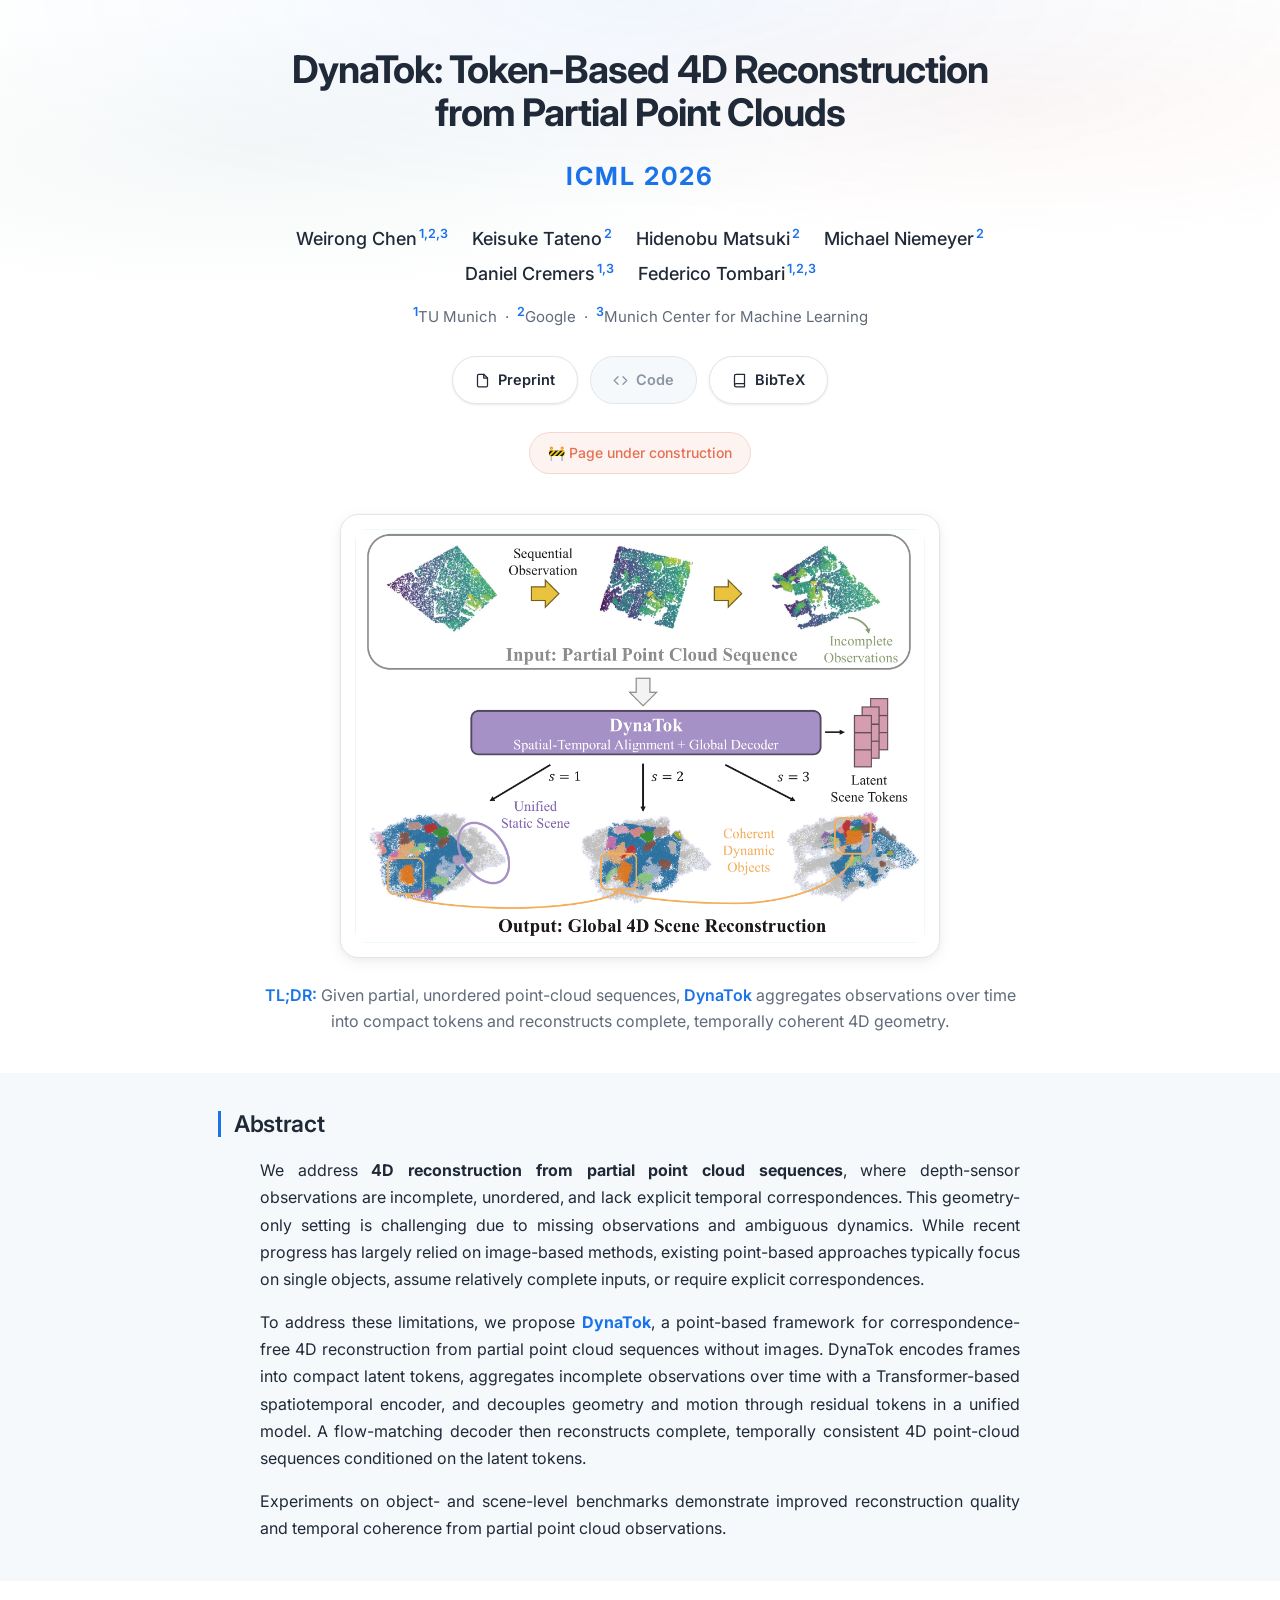
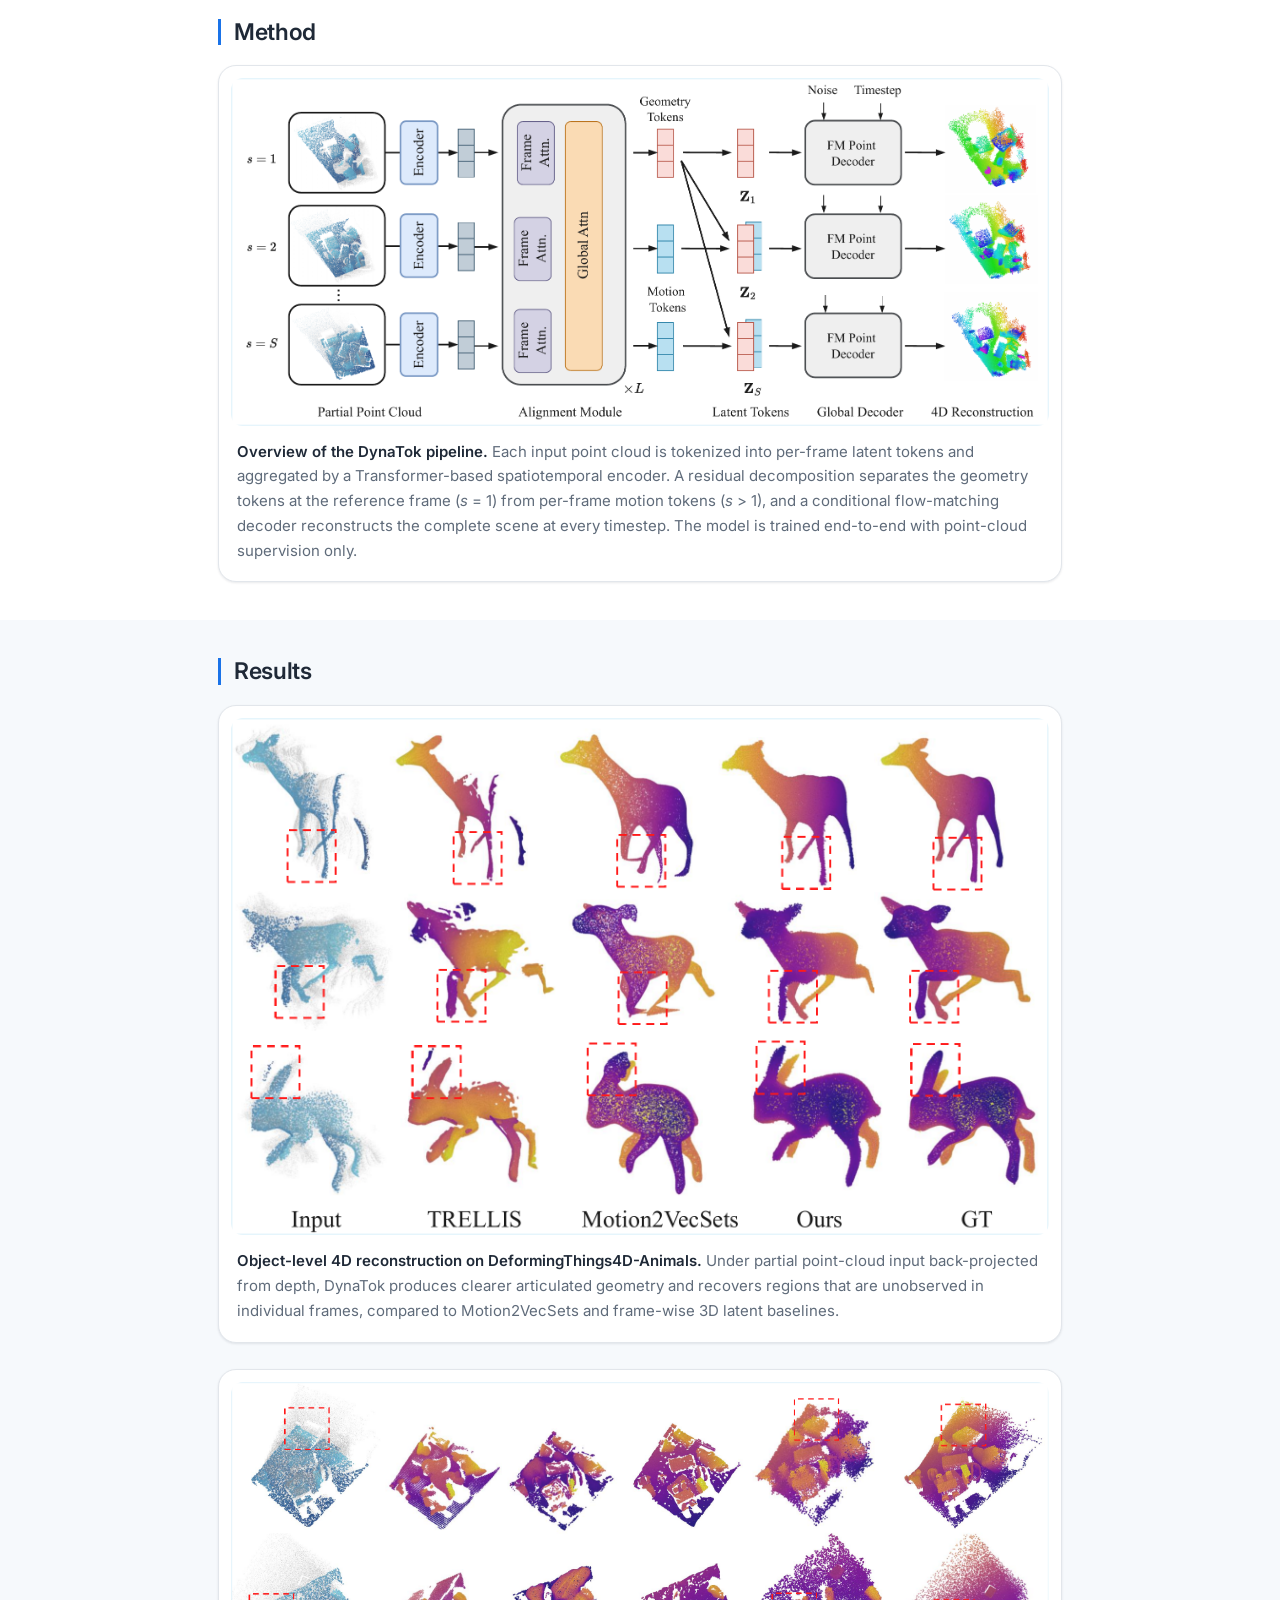
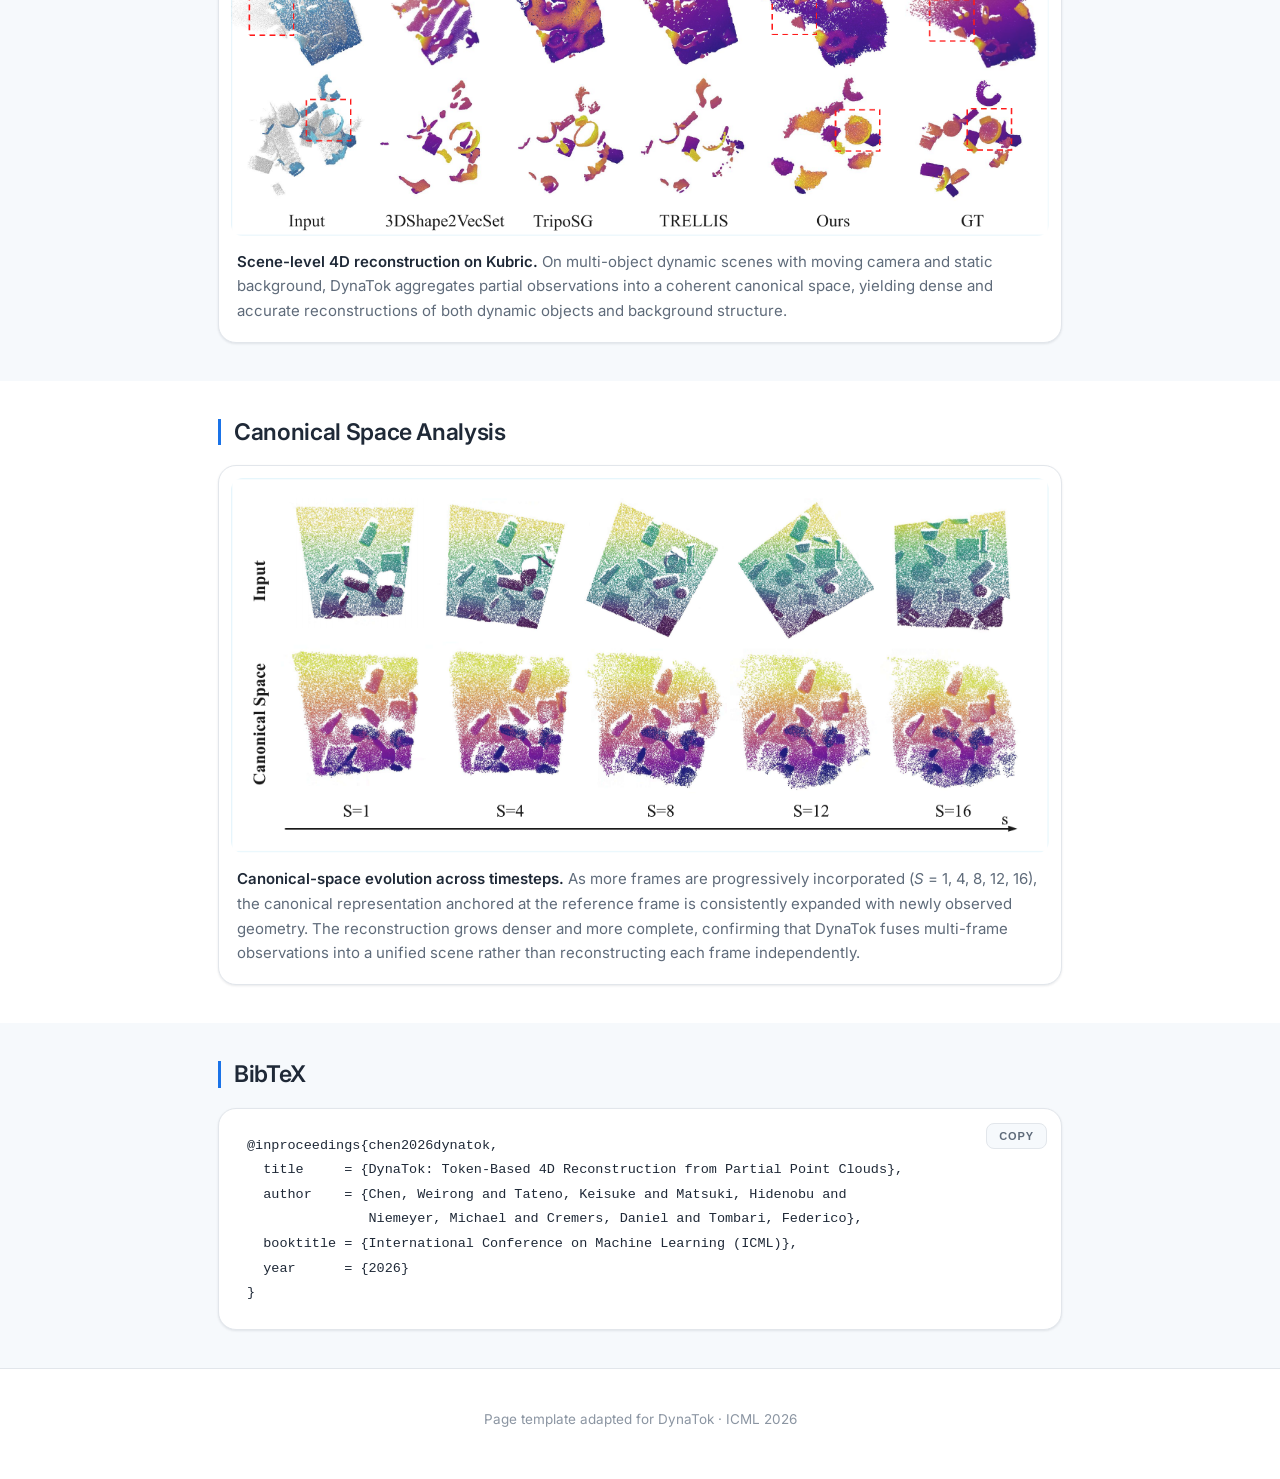
<file: dynatok/index.html>
<!DOCTYPE html>
<html lang="en">
<head>
<meta charset="UTF-8" />
<meta name="viewport" content="width=device-width, initial-scale=1.0" />
<title>DynaTok: Token-Based 4D Reconstruction from Partial Point Clouds</title>
<meta name="description" content="DynaTok: a token-based framework for 4D reconstruction from partial, correspondence-free point cloud sequences. ICML 2026." />
<link rel="preconnect" href="https://fonts.googleapis.com" />
<link rel="preconnect" href="https://fonts.gstatic.com" crossorigin />
<link href="https://fonts.googleapis.com/css2?family=Google+Sans+Display:wght@400;500;600;700&family=Inter:wght@400;500;600;700&family=JetBrains+Mono:wght@400;500&display=swap" rel="stylesheet" />
<style>
:root {
  --bg:          #FFFFFF;
  --bg-tint:     #F6F9FC;
  --surface:     #FFFFFF;
  --hairline:    #E2E6EB;
  --text:        #1F2937;
  --text-muted:  #5F6B7A;
  --text-faint:  #8B95A2;
  --accent:      #1A73E8;          /* Google blue */
  --accent-soft: #E8F0FE;
  --teal:        #2A6A73;
  --coral:       #E76F51;
  --max-w:       900px;
  --radius:      18px;
  --radius-sm:   12px;
  --shadow-sm:   0 1px 2px rgba(20, 30, 50, 0.04), 0 1px 3px rgba(20, 30, 50, 0.06);
  --shadow-md:   0 4px 16px rgba(20, 30, 50, 0.06), 0 2px 4px rgba(20, 30, 50, 0.04);
}

* { box-sizing: border-box; }

html, body {
  margin: 0;
  padding: 0;
  background: var(--bg);
  color: var(--text);
  font-family: 'Google Sans Display', 'Inter', -apple-system, BlinkMacSystemFont,
               'Segoe UI', Roboto, sans-serif;
  font-size: 16px;
  line-height: 1.55;
  -webkit-font-smoothing: antialiased;
  -moz-osx-font-smoothing: grayscale;
}

.container {
  max-width: var(--max-w);
  margin: 0 auto;
  padding: 0 28px;
}

/* ---------- Hero ---------- */
.hero {
  position: relative;
  text-align: center;
  padding: 48px 0 32px;
  overflow: hidden;
  background:
    radial-gradient(ellipse 80% 60% at 50% 0%, rgba(26,115,232,0.06) 0%, transparent 70%),
    radial-gradient(ellipse 60% 40% at 80% 20%, rgba(231,111,81,0.05) 0%, transparent 70%),
    radial-gradient(ellipse 60% 40% at 20% 30%, rgba(42,106,115,0.05) 0%, transparent 70%);
}

h1 {
  font-family: 'Google Sans Display', 'Inter', sans-serif;
  font-size: clamp(26px, 3.4vw, 38px);
  font-weight: 700;
  letter-spacing: -0.025em;
  line-height: 1.12;
  margin: 0 0 24px;
  color: var(--text);
}

.venue {
  display: inline-block;
  font-size: 25px;
  font-weight: 700;
  letter-spacing: 0.08em;
  text-transform: uppercase;
  color: var(--accent);
  margin: 0 0 28px;
}

.authors {
  list-style: none;
  margin: 0 auto 14px;
  padding: 0;
  max-width: 920px;
  display: flex;
  flex-wrap: wrap;
  justify-content: center;
  gap: 6px 24px;
  font-size: 18px;
  font-weight: 500;
  color: var(--text);
}

.authors li a {
  color: var(--text);
  text-decoration: none;
  border-bottom: 1px solid transparent;
  transition: color 0.15s ease, border-color 0.15s ease;
}

.authors li a:hover {
  color: var(--accent);
  border-bottom-color: var(--accent);
}

.authors li sup {
  color: var(--accent);
  font-weight: 600;
  font-size: 0.7em;
  margin-left: 2px;
}

.affiliations {
  font-size: 15px;
  color: var(--text-muted);
  margin: 6px 0 28px;
}

.affiliations sup {
  color: var(--accent);
  font-weight: 600;
}

.actions {
  display: flex;
  flex-wrap: wrap;
  justify-content: center;
  gap: 12px;
}

/* ---------- Under-construction notice ---------- */
.construction {
  display: inline-flex;
  align-items: center;
  gap: 9px;
  margin: 28px auto 0;
  padding: 9px 18px;
  font-size: 14px;
  font-weight: 500;
  color: var(--coral);
  background: rgba(231, 111, 81, 0.08);
  border: 1px solid rgba(231, 111, 81, 0.22);
  border-radius: 999px;
}

.btn {
  display: inline-flex;
  align-items: center;
  gap: 8px;
  padding: 12px 22px;
  font-size: 14.5px;
  font-weight: 600;
  color: var(--text);
  background: var(--surface);
  border: 1px solid var(--hairline);
  border-radius: 999px;
  text-decoration: none;
  transition: all 0.18s ease;
  box-shadow: var(--shadow-sm);
}

.btn:hover {
  border-color: var(--accent);
  color: var(--accent);
  transform: translateY(-1px);
  box-shadow: var(--shadow-md);
}

.btn svg {
  width: 15px;
  height: 15px;
  stroke: currentColor;
  fill: none;
  stroke-width: 2;
  stroke-linecap: round;
  stroke-linejoin: round;
}

.btn.is-disabled {
  color: var(--text-faint);
  background: var(--bg-tint);
  border-color: var(--hairline);
  box-shadow: none;
  cursor: not-allowed;
}

.btn.is-disabled:hover {
  color: var(--text-faint);
  border-color: var(--hairline);
  transform: none;
  box-shadow: none;
}

.btn.is-disabled .soon {
  font-style: normal;
  font-weight: 500;
  font-size: 12px;
  opacity: 0.85;
}

/* ---------- Sections ---------- */
section {
  padding: 38px 0;
}

section.tinted {
  background: var(--bg-tint);
}

.section-head {
  margin: 0 0 20px;
}

.section-head h2 {
  font-family: 'Google Sans Display', 'Inter', sans-serif;
  font-size: clamp(19px, 2vw, 23px);
  font-weight: 600;
  letter-spacing: -0.015em;
  color: var(--text);
  margin: 0;
  padding-left: 13px;
  line-height: 1.15;
  border-left: 3px solid var(--accent);
}

/* ---------- Teaser ---------- */
.teaser {
  padding: 8px 0 38px;
}

.teaser figure {
  margin: 0 auto;
  max-width: 600px;
}

.teaser-card {
  background: var(--surface);
  border-radius: var(--radius);
  border: 1px solid var(--hairline);
  padding: 14px;
  box-shadow: var(--shadow-md);
}

.teaser-card img {
  width: 100%;
  height: auto;
  display: block;
  border-radius: var(--radius-sm);
}

.tldr {
  max-width: 780px;
  margin: 24px auto 0;
  font-size: 16px;
  line-height: 1.65;
  color: var(--text-muted);
  text-align: center;
}

.tldr strong {
  color: var(--accent);
  font-weight: 600;
}

/* ---------- Abstract ---------- */
.abstract p {
  font-size: 16px;
  line-height: 1.7;
  color: var(--text);
  max-width: 760px;
  margin: 0 auto 1em;
  text-align: justify;
  hyphens: auto;
}

.abstract p:last-child {
  margin-bottom: 0;
}

.abstract .name {
  font-weight: 700;
  color: var(--accent);
}

/* ---------- Experiments / Method / Analysis ---------- */
.exp-figure {
  margin: 0 0 26px;
  background: var(--surface);
  border-radius: var(--radius);
  border: 1px solid var(--hairline);
  padding: 12px;
  box-shadow: var(--shadow-sm);
}

.exp-figure:last-child {
  margin-bottom: 0;
}

.exp-figure img {
  width: 100%;
  height: auto;
  display: block;
  border-radius: var(--radius-sm);
}

.exp-figure figcaption {
  margin-top: 12px;
  padding: 2px 6px 6px;
  font-size: 15px;
  color: var(--text-muted);
  line-height: 1.65;
  text-align: left;
}

.exp-figure figcaption strong {
  color: var(--text);
  font-weight: 600;
}

/* ---------- BibTeX ---------- */
.bibtex-wrap {
  position: relative;
  background: var(--surface);
  border: 1px solid var(--hairline);
  border-radius: var(--radius);
  padding: 24px 28px;
  box-shadow: var(--shadow-sm);
}

.bibtex-wrap pre {
  margin: 0;
  font-family: 'JetBrains Mono', ui-monospace, SFMono-Regular, Menlo, Consolas, monospace;
  font-size: 13.5px;
  line-height: 1.75;
  color: var(--text);
  white-space: pre;
  overflow-x: auto;
}

.copy-btn {
  position: absolute;
  top: 14px;
  right: 14px;
  font-size: 11px;
  font-weight: 600;
  letter-spacing: 0.08em;
  text-transform: uppercase;
  color: var(--text-muted);
  background: var(--bg-tint);
  border: 1px solid var(--hairline);
  border-radius: 8px;
  padding: 6px 12px;
  cursor: pointer;
  transition: all 0.15s ease;
}

.copy-btn:hover {
  color: var(--accent);
  border-color: var(--accent);
  background: var(--accent-soft);
}

/* ---------- Footer ---------- */
footer {
  text-align: center;
  padding: 40px 0 56px;
  font-size: 13.5px;
  color: var(--text-faint);
  border-top: 1px solid var(--hairline);
}

footer a {
  color: var(--text-muted);
  text-decoration: none;
  border-bottom: 1px dotted var(--text-faint);
}

footer a:hover {
  color: var(--accent);
  border-bottom-color: var(--accent);
}

/* ---------- Responsive ---------- */
@media (max-width: 640px) {
  .hero { padding: 60px 0 48px; }
  section { padding: 56px 0; }
  .authors { font-size: 16px; gap: 4px 18px; }
  .btn { padding: 10px 16px; font-size: 13.5px; }
  .venue { font-size: 14px; padding: 8px 18px; }
  .section-head { flex-direction: row; }
  .container { padding: 0 20px; }
}
</style>
</head>
<body>

  <!-- Hero -->
  <header class="hero">
    <div class="container">
      <h1>DynaTok: Token-Based 4D Reconstruction<br>from Partial Point Clouds</h1>
      <span class="venue">ICML 2026</span>

      <ul class="authors">
        <li><a href="https://wrchen530.github.io/">Weirong Chen</a><sup>1,2,3</sup></li>
        <li><a href="https://scholar.google.com/citations?user=ml3laqEAAAAJ&amp;hl=ja">Keisuke Tateno</a><sup>2</sup></li>
        <li><a href="https://muskie82.github.io/">Hidenobu Matsuki</a><sup>2</sup></li>
        <li><a href="https://m-niemeyer.github.io/">Michael Niemeyer</a><sup>2</sup></li>
        <li><a href="https://cvg.cit.tum.de/members/cremers">Daniel Cremers</a><sup>1,3</sup></li>
        <li><a href="https://federicotombari.github.io/">Federico Tombari</a><sup>1,2,3</sup></li>
      </ul>
      <p class="affiliations">
        <sup>1</sup>TU Munich&nbsp;&nbsp;·&nbsp;&nbsp;<sup>2</sup>Google&nbsp;&nbsp;·&nbsp;&nbsp;<sup>3</sup>Munich Center for Machine Learning
      </p>

      <nav class="actions">
        <a class="btn" href="static/pdfs/dynatok_preprint.pdf" aria-label="Preprint">
          <svg viewBox="0 0 24 24"><path d="M14 2H6a2 2 0 0 0-2 2v16a2 2 0 0 0 2 2h12a2 2 0 0 0 2-2V8z"/><path d="M14 2v6h6"/></svg>
          Preprint
        </a>
        <span class="btn is-disabled" aria-disabled="true" title="Code coming soon">
          <svg viewBox="0 0 24 24"><path d="M16 18l6-6-6-6M8 6l-6 6 6 6"/></svg>
          Code
        </span>
        <!-- arXiv button hidden until public -->
        <a class="btn" href="#bibtex" aria-label="BibTeX">
          <svg viewBox="0 0 24 24"><path d="M4 19.5A2.5 2.5 0 0 1 6.5 17H20"/><path d="M6.5 2H20v20H6.5A2.5 2.5 0 0 1 4 19.5v-15A2.5 2.5 0 0 1 6.5 2z"/></svg>
          BibTeX
        </a>
      </nav>

      <p class="construction">🚧 Page under construction</p>
    </div>
  </header>

  <!-- Teaser -->
  <section class="teaser">
    <div class="container">
      <figure>
        <div class="teaser-card">
          <img src="static/teaser_icml.png" alt="DynaTok teaser: partial depth observations across time are aggregated into a complete, temporally coherent 4D scene." />
        </div>
      </figure>
      <p class="tldr">
        <strong>TL;DR:</strong> Given partial, unordered point-cloud sequences, <strong>DynaTok</strong> aggregates observations over time into compact tokens and reconstructs complete, temporally coherent 4D geometry.
      </p>
    </div>
  </section>

  <!-- Abstract -->
  <section class="tinted abstract">
    <div class="container">
      <header class="section-head">
        <h2>Abstract</h2>
      </header>
      <p>
        We address <strong>4D reconstruction from partial point cloud sequences</strong>, where
        depth-sensor observations are incomplete, unordered, and lack explicit temporal
        correspondences. This geometry-only setting is challenging due to missing observations and
        ambiguous dynamics. While recent progress has largely relied on image-based methods, existing
        point-based approaches typically focus on single objects, assume relatively complete inputs, or
        require explicit correspondences.
      </p>
      <p>
        To address these limitations, we propose <span class="name">DynaTok</span>, a point-based
        framework for correspondence-free 4D reconstruction from partial point cloud sequences without
        images. DynaTok encodes frames into compact latent tokens, aggregates incomplete observations
        over time with a Transformer-based spatiotemporal encoder, and decouples geometry and motion
        through residual tokens in a unified model. A flow-matching decoder then reconstructs complete,
        temporally consistent 4D point-cloud sequences conditioned on the latent tokens.
      </p>
      <p>
        Experiments on object- and scene-level benchmarks demonstrate improved reconstruction quality
        and temporal coherence from partial point cloud observations.
      </p>
    </div>
  </section>

  <!-- Method -->
  <section>
    <div class="container">
      <header class="section-head">
        <h2>Method</h2>
      </header>

      <figure class="exp-figure">
        <img src="static/pipeline.png" alt="DynaTok pipeline overview." />
        <figcaption>
          <strong>Overview of the DynaTok pipeline.</strong>
          Each input point cloud is tokenized into per-frame latent tokens and aggregated by a
          Transformer-based spatiotemporal encoder. A residual decomposition separates the geometry
          tokens at the reference frame (<em>s</em>&nbsp;=&nbsp;1) from per-frame motion tokens
          (<em>s</em>&nbsp;&gt;&nbsp;1), and a conditional flow-matching decoder reconstructs the
          complete scene at every timestep. The model is trained end-to-end with point-cloud
          supervision only.
        </figcaption>
      </figure>
    </div>
  </section>

  <!-- Results -->
  <section class="tinted">
    <div class="container">
      <header class="section-head">
        <h2>Results</h2>
      </header>

      <figure class="exp-figure">
        <img src="static/exp_dt4d.png" alt="Qualitative results on DeformingThings4D-Animals." />
        <figcaption>
          <strong>Object-level 4D reconstruction on DeformingThings4D-Animals.</strong>
          Under partial point-cloud input back-projected from depth, DynaTok produces clearer
          articulated geometry and recovers regions that are unobserved in individual frames,
          compared to Motion2VecSets and frame-wise 3D latent baselines.
        </figcaption>
      </figure>

      <figure class="exp-figure">
        <img src="static/exp_kubric.png" alt="Qualitative results on Kubric scene-level 4D reconstruction." />
        <figcaption>
          <strong>Scene-level 4D reconstruction on Kubric.</strong>
          On multi-object dynamic scenes with moving camera and static background, DynaTok aggregates
          partial observations into a coherent canonical space, yielding dense and accurate
          reconstructions of both dynamic objects and background structure.
        </figcaption>
      </figure>
    </div>
  </section>

  <!-- Analysis -->
  <section>
    <div class="container">
      <header class="section-head">
        <h2>Canonical Space Analysis</h2>
      </header>

      <figure class="exp-figure">
        <img src="static/canonical.png" alt="Evolution of the canonical space as more frames are observed." />
        <figcaption>
          <strong>Canonical-space evolution across timesteps.</strong>
          As more frames are progressively incorporated (<em>S</em>&nbsp;=&nbsp;1, 4, 8, 12, 16), the
          canonical representation anchored at the reference frame is consistently expanded with
          newly observed geometry. The reconstruction grows denser and more complete, confirming
          that DynaTok fuses multi-frame observations into a unified scene rather than
          reconstructing each frame independently.
        </figcaption>
      </figure>
    </div>
  </section>

  <!-- BibTeX -->
  <section id="bibtex" class="tinted">
    <div class="container">
      <header class="section-head">
        <h2>BibTeX</h2>
      </header>
      <div class="bibtex-wrap">
        <button class="copy-btn" id="copyBtn" type="button" aria-label="Copy BibTeX to clipboard">Copy</button>
<pre id="bibtexBlock"><code>@inproceedings{chen2026dynatok,
  title     = {DynaTok: Token-Based 4D Reconstruction from Partial Point Clouds},
  author    = {Chen, Weirong and Tateno, Keisuke and Matsuki, Hidenobu and
               Niemeyer, Michael and Cremers, Daniel and Tombari, Federico},
  booktitle = {International Conference on Machine Learning (ICML)},
  year      = {2026}
}</code></pre>
      </div>
    </div>
  </section>

  <footer>
    <div class="container">
      Page template adapted for DynaTok &middot; ICML 2026
    </div>
  </footer>

<script>
(function () {
  var btn = document.getElementById('copyBtn');
  var block = document.getElementById('bibtexBlock');
  if (!btn || !block) return;
  btn.addEventListener('click', function () {
    var text = block.innerText;
    if (navigator.clipboard && navigator.clipboard.writeText) {
      navigator.clipboard.writeText(text);
    } else {
      var ta = document.createElement('textarea');
      ta.value = text;
      document.body.appendChild(ta);
      ta.select();
      document.execCommand('copy');
      document.body.removeChild(ta);
    }
    var orig = btn.textContent;
    btn.textContent = 'Copied';
    setTimeout(function () { btn.textContent = orig; }, 1400);
  });
})();
</script>

</body>
</html>
</file>
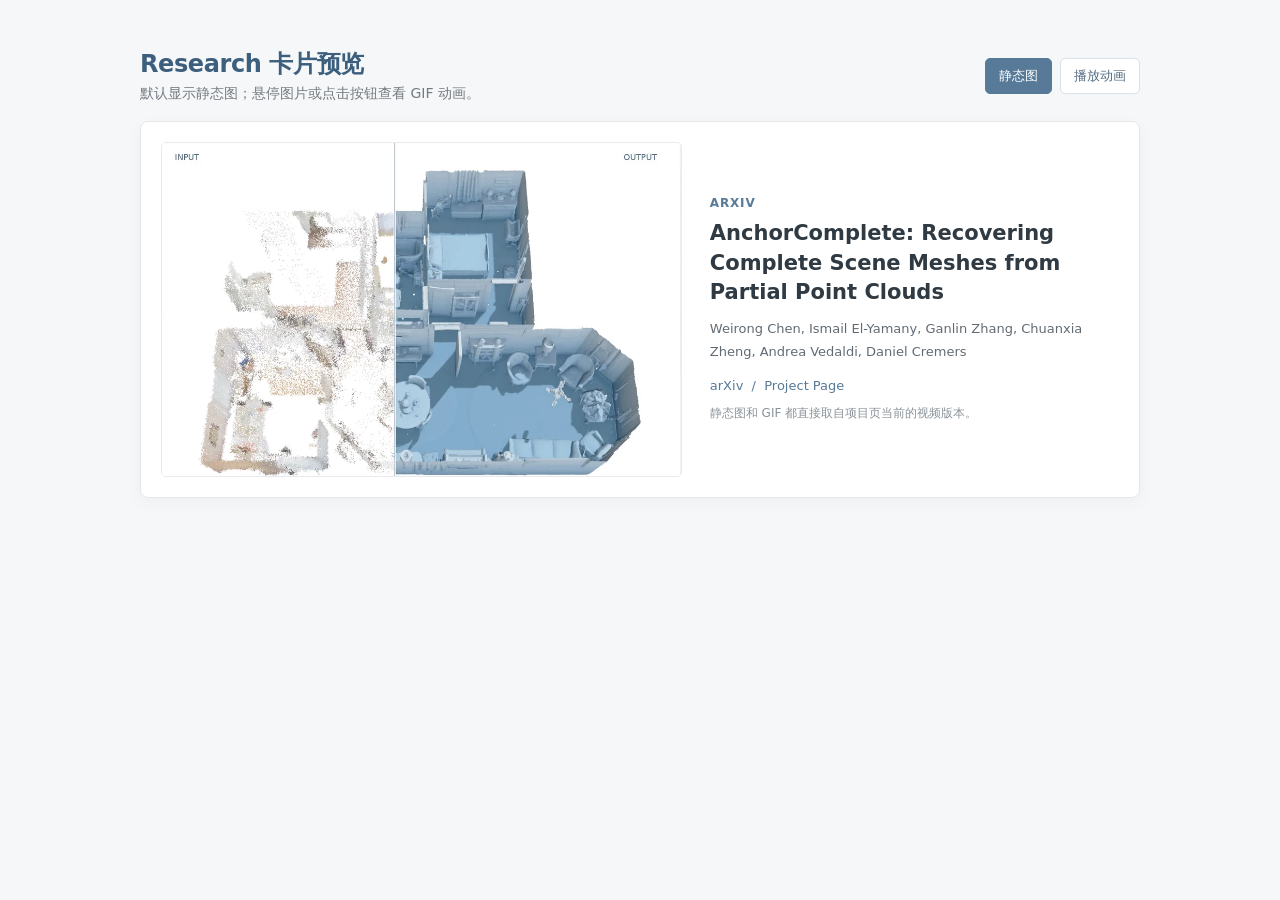
<file: research-card-preview.html>
<!doctype html>
<html lang="zh-CN">
<head>
  <meta charset="utf-8">
  <meta name="viewport" content="width=device-width, initial-scale=1">
  <title>AnchorComplete Research Card Preview</title>
  <style>
    :root { color-scheme: light; font-family: Inter, ui-sans-serif, system-ui, -apple-system, BlinkMacSystemFont, "Segoe UI", sans-serif; color: #24282c; background: #f6f7f8; }
    * { box-sizing: border-box; }
    body { margin: 0; padding: 48px 20px; }
    main { width: min(1000px, 100%); margin: 0 auto; }
    header { display: flex; align-items: center; justify-content: space-between; gap: 20px; margin-bottom: 18px; }
    h1 { margin: 0; color: #3c5f7d; font-size: 24px; font-weight: 620; letter-spacing: -.4px; }
    header p { margin: 5px 0 0; color: #747b82; font-size: 14px; }
    .controls { display: flex; gap: 8px; }
    button { padding: 8px 13px; border: 1px solid #d9e0e6; border-radius: 5px; background: #fff; color: #536d83; font: inherit; font-size: 13px; cursor: pointer; }
    button[aria-pressed="true"] { border-color: #577a98; background: #577a98; color: #fff; }
    .card { display: grid; grid-template-columns: 1.12fr .88fr; align-items: center; gap: 28px; padding: 20px; border: 1px solid #e5e8eb; border-radius: 8px; background: #fff; box-shadow: 0 5px 18px #243b4d0a; }
    .media { position: relative; display: block; overflow: hidden; width: 100%; aspect-ratio: 14 / 9; border: 1px solid #e8eaed; border-radius: 5px; background: #fff; }
    .media img { position: absolute; inset: 0; display: block; width: 100%; height: 100%; object-fit: contain; transition: opacity .16s ease; }
    .animated { opacity: 0; }
    .media:hover .animated, .media:focus-visible .animated, .media.is-playing .animated { opacity: 1; }
    .tag { color: #577a98; font-size: 12px; font-weight: 650; letter-spacing: .07em; text-transform: uppercase; }
    h2 { margin: 9px 0; color: #303a42; font-size: 21px; line-height: 1.4; font-weight: 570; }
    .authors { color: #626b73; font-size: 13px; line-height: 1.8; }
    .links { margin-top: 15px; color: #577a98; font-size: 13px; }
    .links a { color: inherit; text-decoration: none; }
    .note { margin-top: 12px; color: #8a9299; font-size: 12px; }
    @media (max-width: 680px) { body { padding: 28px 14px; } header { align-items: flex-start; flex-direction: column; } .card { grid-template-columns: 1fr; gap: 18px; padding: 14px; } }
  </style>
</head>
<body>
  <main>
    <header>
      <div><h1>Research 卡片预览</h1><p>默认显示静态图；悬停图片或点击按钮查看 GIF 动画。</p></div>
      <div class="controls" role="group" aria-label="预览模式">
        <button type="button" id="static" aria-pressed="true">静态图</button>
        <button type="button" id="animated" aria-pressed="false">播放动画</button>
      </div>
    </header>
    <article class="card">
      <a class="media" id="media" href="https://wrchen530.github.io/anchor-complete/" aria-label="打开 AnchorComplete 项目页">
        <img src="images/anchorcomplete_pipeline_thumb.webp?v=video-render-gif-v4" alt="项目视频中的 Partial Point Input 和 Stage 2 mesh 静态画面">
        <img class="animated" src="images/anchorcomplete_pipeline_hover.gif?v=video-render-gif-v4" alt="同一项目视频中的输入、Stage 1 denoising 和 Stage 2 mesh 动画">
      </a>
      <div>
        <div class="tag">arXiv</div>
        <h2>AnchorComplete: Recovering Complete Scene Meshes from Partial Point Clouds</h2>
        <div class="authors">Weirong Chen, Ismail El-Yamany, Ganlin Zhang, Chuanxia Zheng, Andrea Vedaldi, Daniel Cremers</div>
        <div class="links"><a href="https://arxiv.org/abs/2611.03228">arXiv</a> &nbsp;/&nbsp; <a href="anchor-complete/">Project Page</a></div>
        <div class="note">静态图和 GIF 都直接取自项目页当前的视频版本。</div>
      </div>
    </article>
  </main>
  <script>
    const media = document.querySelector('#media');
    const staticButton = document.querySelector('#static');
    const animatedButton = document.querySelector('#animated');
    function setMode(animated) {
      media.classList.toggle('is-playing', animated);
      staticButton.setAttribute('aria-pressed', String(!animated));
      animatedButton.setAttribute('aria-pressed', String(animated));
    }
    staticButton.addEventListener('click', () => setMode(false));
    animatedButton.addEventListener('click', () => setMode(true));
  </script>
</body>
</html>
</file>
